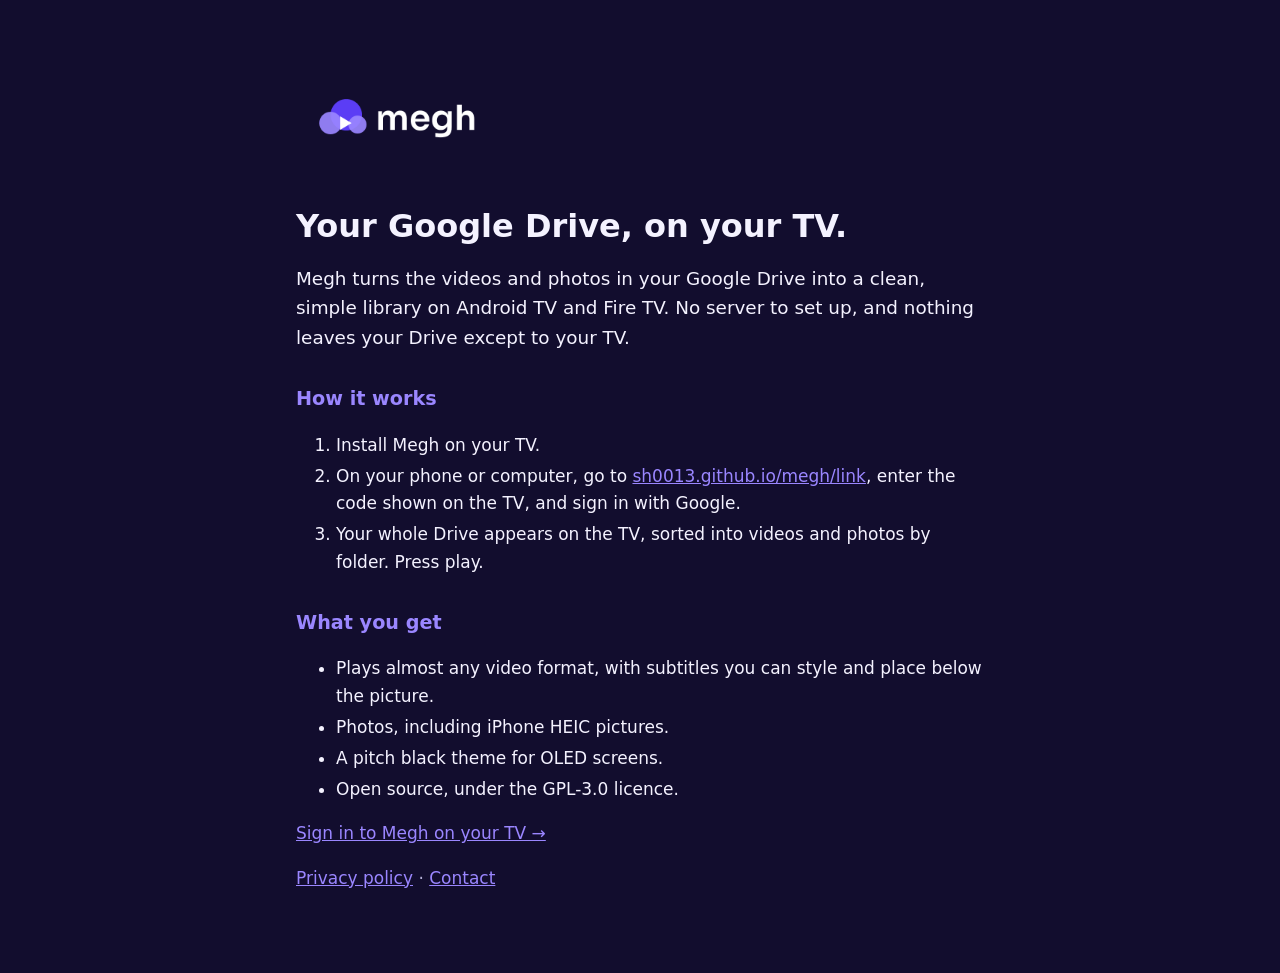
<file: index.html>
<!doctype html>
<html lang="en">
<head>
<meta charset="utf-8">
<meta name="viewport" content="width=device-width, initial-scale=1">
<title>Megh</title>
<meta name="description" content="Megh turns your Google Drive into a beautiful media library on your TV.">
<link rel="stylesheet" href="style.css">
</head>
<body>
<main>
  <img class="logo" src="megh-lockup.png" alt="megh" width="240" height="135">
  <h1>Your Google Drive, on your TV.</h1>
  <p class="lead">Megh turns the videos and photos in your Google Drive into a clean, simple library on Android TV and Fire TV. No server to set up, and nothing leaves your Drive except to your TV.</p>

  <h2>How it works</h2>
  <ol>
    <li>Install Megh on your TV.</li>
    <li>On your phone or computer, go to <a href="link.html">sh0013.github.io/megh/link</a>, enter the code shown on the TV, and sign in with Google.</li>
    <li>Your whole Drive appears on the TV, sorted into videos and photos by folder. Press play.</li>
  </ol>

  <h2>What you get</h2>
  <ul>
    <li>Plays almost any video format, with subtitles you can style and place below the picture.</li>
    <li>Photos, including iPhone HEIC pictures.</li>
    <li>A pitch black theme for OLED screens.</li>
    <li>Open source, under the GPL-3.0 licence.</li>
  </ul>

  <p><a href="link.html">Sign in to Megh on your TV →</a></p>

  <p class="muted"><a href="privacy.html">Privacy policy</a> · <a href="mailto:iam.harsha013@gmail.com">Contact</a></p>
</main>
</body>
</html>
</file>
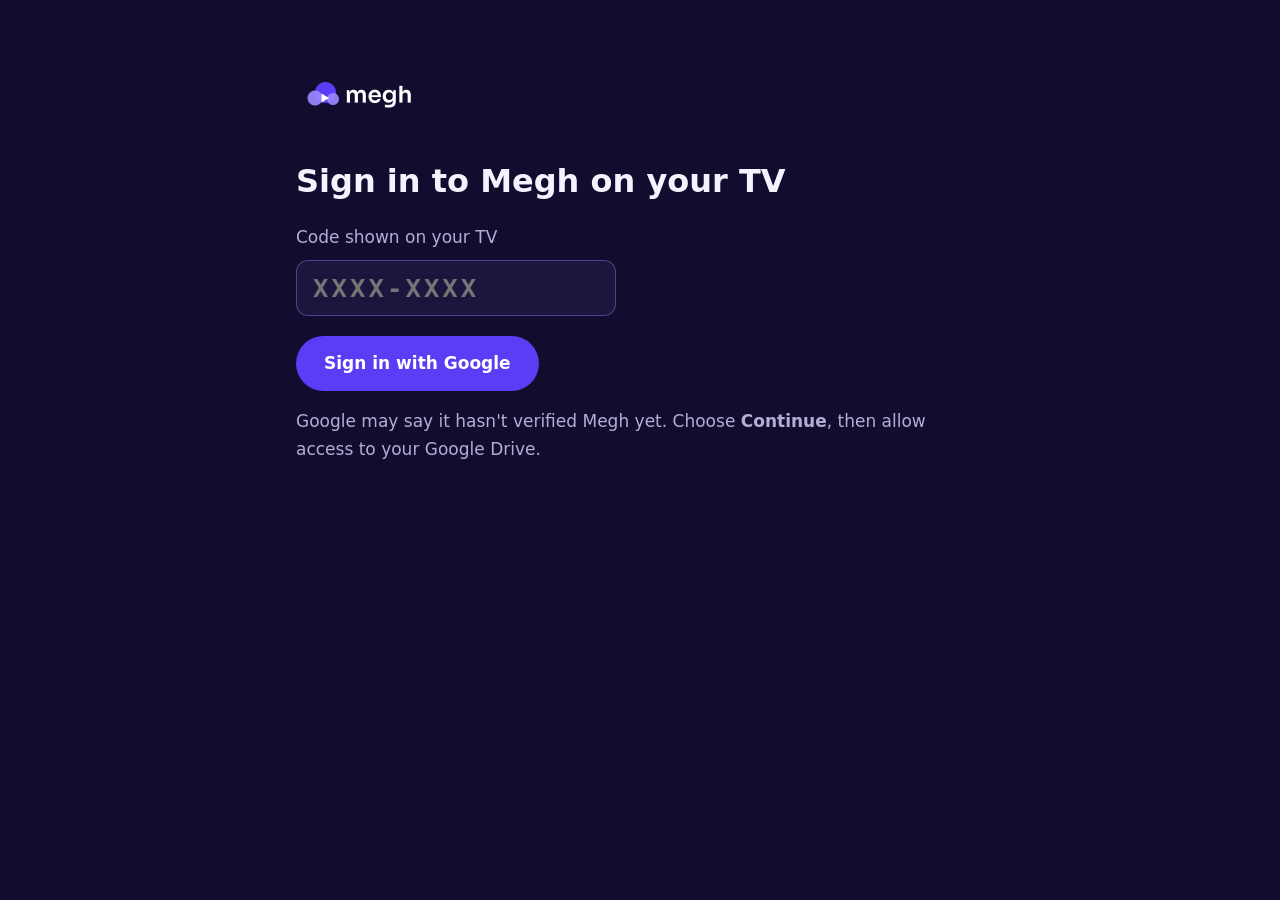
<file: link.html>
<!doctype html>
<html lang="en">
<head>
<meta charset="utf-8">
<meta name="viewport" content="width=device-width, initial-scale=1">
<title>Sign in · Megh</title>
<link rel="stylesheet" href="style.css">
<style>
  label { display: block; margin: 24px 0 8px; color: var(--muted); }
  input {
    font: 600 1.6rem/1.2 ui-monospace, "SF Mono", Consolas, monospace; letter-spacing: 0.12em;
    width: 100%; max-width: 320px; padding: 12px 16px; text-transform: uppercase;
    color: var(--text); background: rgba(154, 134, 255, 0.08);
    border: 1px solid rgba(154, 134, 255, 0.4); border-radius: 12px;
  }
  button {
    font: inherit; font-weight: 600; color: #fff; background: var(--indigo);
    border: 0; border-radius: 999px; padding: 14px 28px; margin-top: 20px; cursor: pointer;
  }
  button:disabled { opacity: 0.5; cursor: default; }
  .error { color: #ff9a9a; }
  .done { font-size: 1.3rem; }
</style>
</head>
<body>
<main>
  <a href="./"><img class="logo" src="megh-lockup.png" alt="megh" width="160" height="90"></a>
  <h1>Sign in to Megh on your TV</h1>

  <form id="start">
    <label for="code">Code shown on your TV</label>
    <input id="code" autocomplete="off" autocapitalize="characters" spellcheck="false" placeholder="XXXX-XXXX" maxlength="9">
    <br>
    <button id="go" type="submit">Sign in with Google</button>
    <p class="muted">Google may say it hasn't verified Megh yet. Choose <strong>Continue</strong>, then allow access to your Google Drive.</p>
  </form>

  <p id="status" class="muted"></p>
</main>

<script type="module">
  import { normalizeCode, seal, topic } from "./link-crypto.js";

  // Public by design. The TV swaps the code for tokens with the matching secret.
  const CLIENT_ID = "7046226232-65th5hmhgfjq2s6lm87msqneq9i2eh9e.apps.googleusercontent.com";
  // Must match the TV's redirect_uri exactly, whichever address opened this page.
  const REDIRECT = "https://sh0013.github.io/megh/link.html";
  const RELAY = "https://ntfy.sh";
  const SCOPES = "openid email https://www.googleapis.com/auth/drive.readonly";

  const $ = (id) => document.getElementById(id);

  function show(text, kind) {
    $("status").textContent = text;
    $("status").className = kind || "muted";
  }

  function format(code) {
    return code.length > 4 ? code.slice(0, 4) + "-" + code.slice(4) : code;
  }

  // Step 1: the code (typed, or from the TV's QR code) sends you to Google.
  $("code").addEventListener("input", (e) => { e.target.value = format(normalizeCode(e.target.value)); });
  $("start").addEventListener("submit", (e) => {
    e.preventDefault();
    const code = normalizeCode($("code").value);
    if (code.length !== 8) return show("Enter the 8 letters and numbers shown on your TV.", "error");
    const auth = new URL("https://accounts.google.com/o/oauth2/v2/auth");
    auth.search = new URLSearchParams({
      client_id: CLIENT_ID,
      redirect_uri: REDIRECT,
      response_type: "code",
      scope: SCOPES,
      access_type: "offline",
      prompt: "consent select_account",
      include_granted_scopes: "true",
      state: code,
    });
    location.assign(auth);
  });

  // Step 2: back from Google. Seal the one-time code for the TV and hand it over.
  async function finish(params) {
    $("start").hidden = true;
    history.replaceState(null, "", location.pathname);
    const code = normalizeCode(params.get("state") || "");
    if (params.get("error")) {
      $("start").hidden = false;
      $("code").value = format(code);
      return show("Sign-in was cancelled. Try again, and allow access to your Google Drive.", "error");
    }
    if (!(params.get("scope") || "").includes("drive.readonly")) {
      $("start").hidden = false;
      $("code").value = format(code);
      return show("Megh needs to see your Google Drive. Try again and leave the Drive box ticked.", "error");
    }
    show("Sending to your TV…");
    try {
      const keys = await fetch(`${RELAY}/${await topic("key", code)}/json?poll=1&since=all`).then((r) => r.text());
      const last = keys.trim().split("\n").filter(Boolean).map((l) => JSON.parse(l)).filter((m) => m.event === "message").pop();
      if (!last) throw new Error("no TV");
      const tvKey = JSON.parse(last.message).k;
      const sealed = await seal(tvKey, params.get("code"));
      const sent = await fetch(`${RELAY}/${await topic("reply", code)}`, { method: "POST", body: JSON.stringify(sealed) });
      if (!sent.ok) throw new Error("relay " + sent.status);
      show("Done. Look at your TV: your Drive is loading there.", "done");
    } catch (err) {
      $("start").hidden = false;
      $("code").value = format(code);
      show(err.message === "no TV"
        ? "That code isn't on any TV. Check it, or choose Start again on the TV for a new one."
        : "Couldn't reach your TV. Check your connection and try again.", "error");
    }
  }

  const params = new URLSearchParams(location.search);
  if (params.has("code") || params.has("error")) {
    finish(params);
  } else {
    const fromTv = new URLSearchParams(location.hash.slice(1)).get("c");
    if (fromTv) $("code").value = format(normalizeCode(fromTv));
  }
</script>
</body>
</html>
</file>
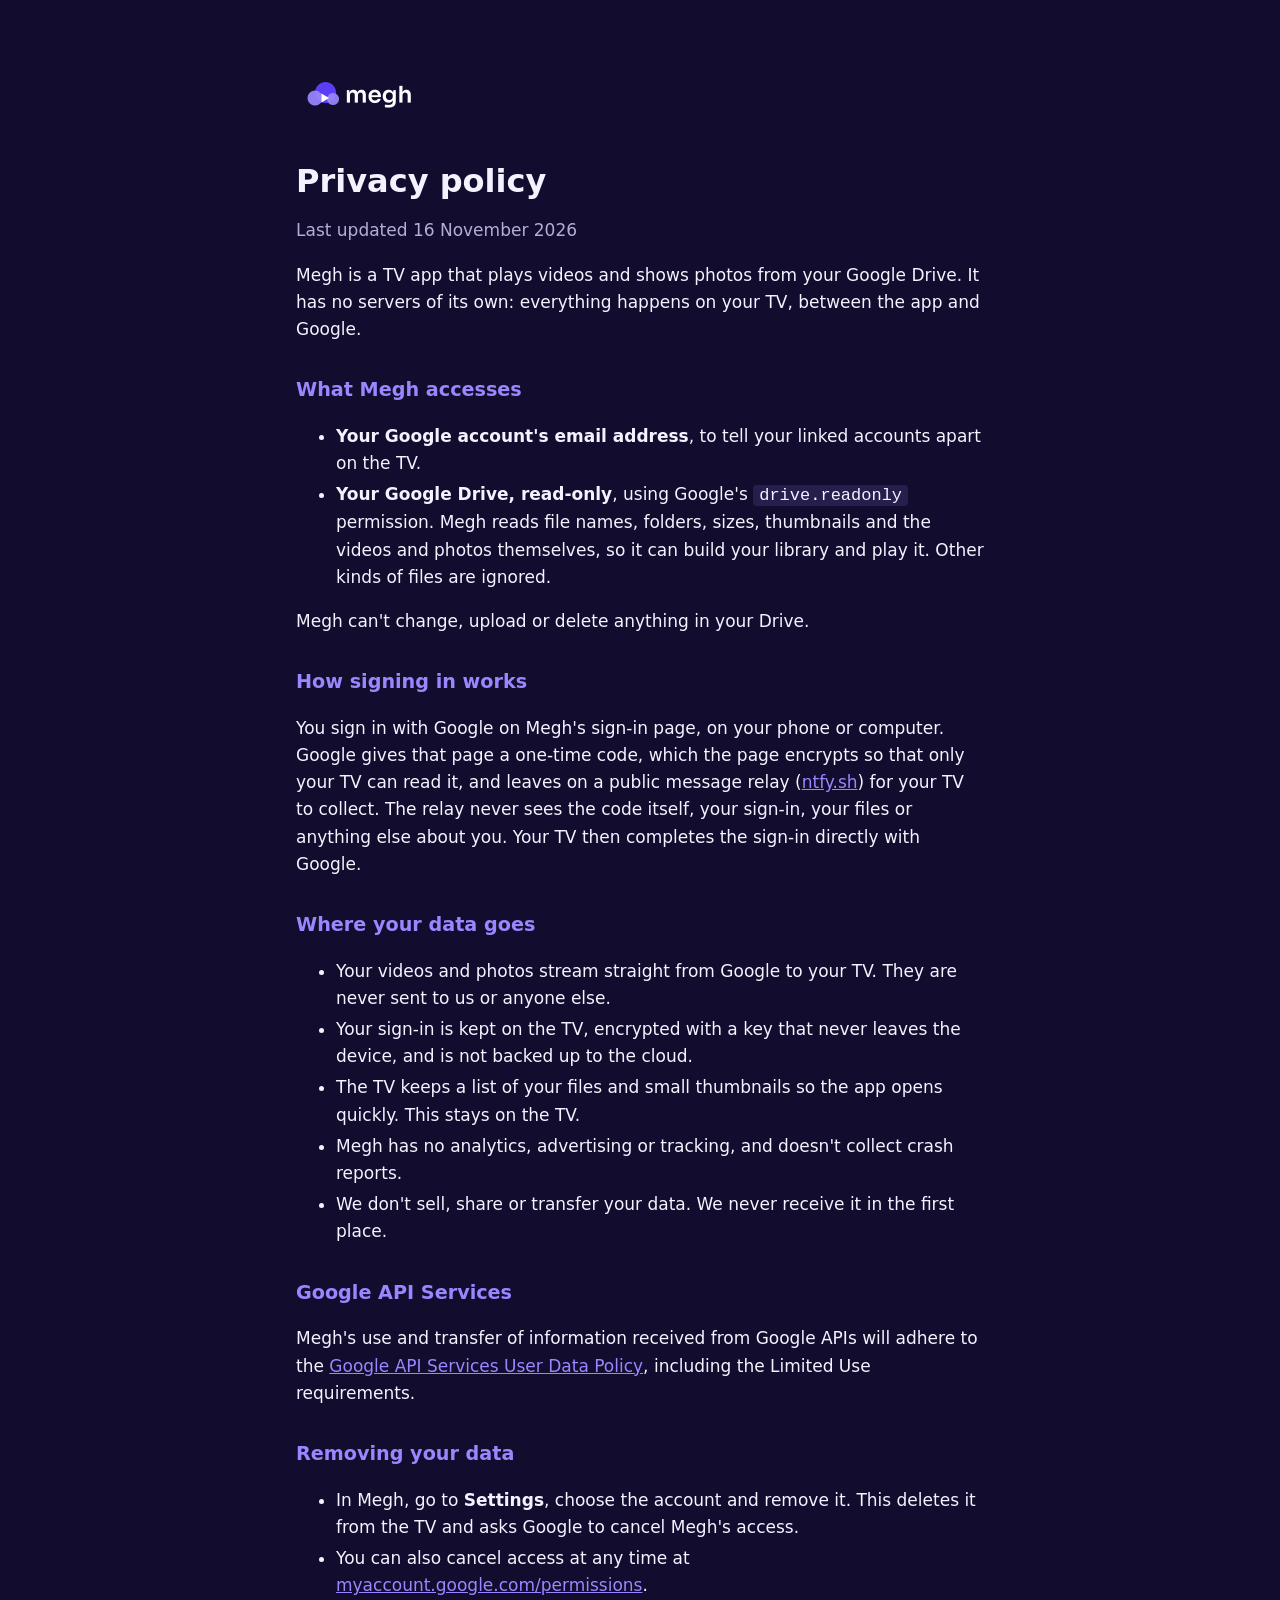
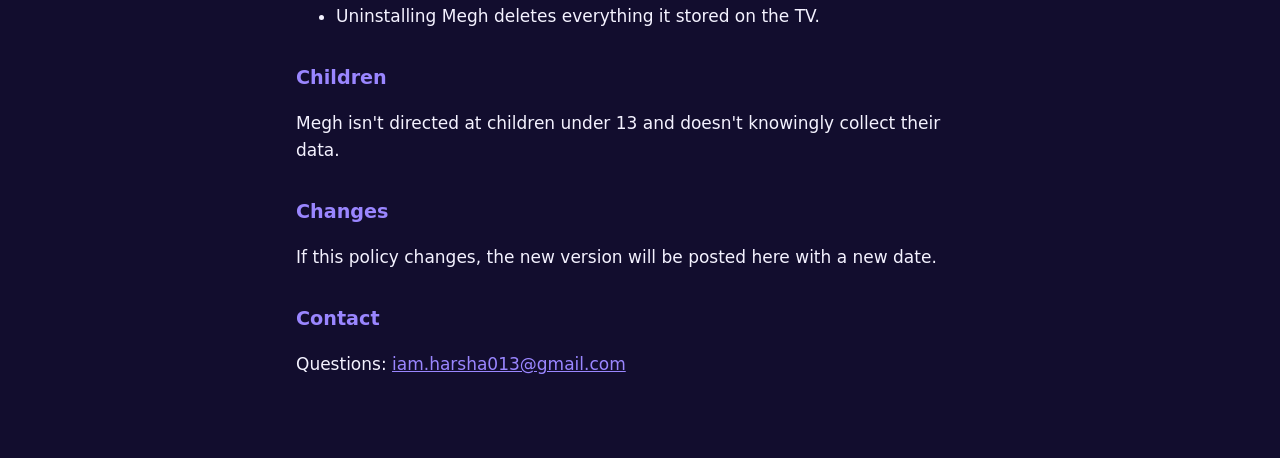
<file: privacy.html>
<!doctype html>
<html lang="en">
<head>
<meta charset="utf-8">
<meta name="viewport" content="width=device-width, initial-scale=1">
<title>Megh privacy policy</title>
<link rel="stylesheet" href="style.css">
</head>
<body>
<main>
  <a href="./"><img class="logo" src="megh-lockup.png" alt="megh" width="160" height="90"></a>
  <h1>Privacy policy</h1>
  <p class="muted">Last updated 16 November 2026</p>

  <p>Megh is a TV app that plays videos and shows photos from your Google Drive. It has no servers of its own: everything happens on your TV, between the app and Google.</p>

  <h2>What Megh accesses</h2>
  <ul>
    <li><strong>Your Google account's email address</strong>, to tell your linked accounts apart on the TV.</li>
    <li><strong>Your Google Drive, read-only</strong>, using Google's <code>drive.readonly</code> permission. Megh reads file names, folders, sizes, thumbnails and the videos and photos themselves, so it can build your library and play it. Other kinds of files are ignored.</li>
  </ul>
  <p>Megh can't change, upload or delete anything in your Drive.</p>

  <h2>How signing in works</h2>
  <p>You sign in with Google on Megh's sign-in page, on your phone or computer. Google gives that page a one-time code, which the page encrypts so that only your TV can read it, and leaves on a public message relay (<a href="https://ntfy.sh">ntfy.sh</a>) for your TV to collect. The relay never sees the code itself, your sign-in, your files or anything else about you. Your TV then completes the sign-in directly with Google.</p>

  <h2>Where your data goes</h2>
  <ul>
    <li>Your videos and photos stream straight from Google to your TV. They are never sent to us or anyone else.</li>
    <li>Your sign-in is kept on the TV, encrypted with a key that never leaves the device, and is not backed up to the cloud.</li>
    <li>The TV keeps a list of your files and small thumbnails so the app opens quickly. This stays on the TV.</li>
    <li>Megh has no analytics, advertising or tracking, and doesn't collect crash reports.</li>
    <li>We don't sell, share or transfer your data. We never receive it in the first place.</li>
  </ul>

  <h2>Google API Services</h2>
  <p>Megh's use and transfer of information received from Google APIs will adhere to the <a href="https://developers.google.com/terms/api-services-user-data-policy">Google API Services User Data Policy</a>, including the Limited Use requirements.</p>

  <h2>Removing your data</h2>
  <ul>
    <li>In Megh, go to <strong>Settings</strong>, choose the account and remove it. This deletes it from the TV and asks Google to cancel Megh's access.</li>
    <li>You can also cancel access at any time at <a href="https://myaccount.google.com/permissions">myaccount.google.com/permissions</a>.</li>
    <li>Uninstalling Megh deletes everything it stored on the TV.</li>
  </ul>

  <h2>Children</h2>
  <p>Megh isn't directed at children under 13 and doesn't knowingly collect their data.</p>

  <h2>Changes</h2>
  <p>If this policy changes, the new version will be posted here with a new date.</p>

  <h2>Contact</h2>
  <p>Questions: <a href="mailto:iam.harsha013@gmail.com">iam.harsha013@gmail.com</a></p>
</main>
</body>
</html>
</file>
<file: style.css>
:root {
  --night: #120d2e;
  --indigo: #5b3df5;
  --lilac: #9a86ff;
  --text: #f4f2ff;
  --muted: #b3aed6;
}
* { box-sizing: border-box; }
body {
  margin: 0;
  background: var(--night);
  color: var(--text);
  font: 17px/1.6 system-ui, -apple-system, "Segoe UI", Roboto, sans-serif;
}
main { max-width: 720px; margin: 0 auto; padding: 48px 16px 64px; }
.logo { display: block; height: auto; margin-left: -12px; }
h1 { font-size: 2rem; line-height: 1.2; margin: 24px 0 12px; }
h2 { font-size: 1.2rem; margin: 32px 0 8px; color: var(--lilac); }
.lead { font-size: 1.15rem; }
.muted { color: var(--muted); }
a { color: var(--lilac); }
code { background: rgba(154, 134, 255, 0.15); padding: 1px 6px; border-radius: 4px; }
li { margin: 4px 0; }
</file>
